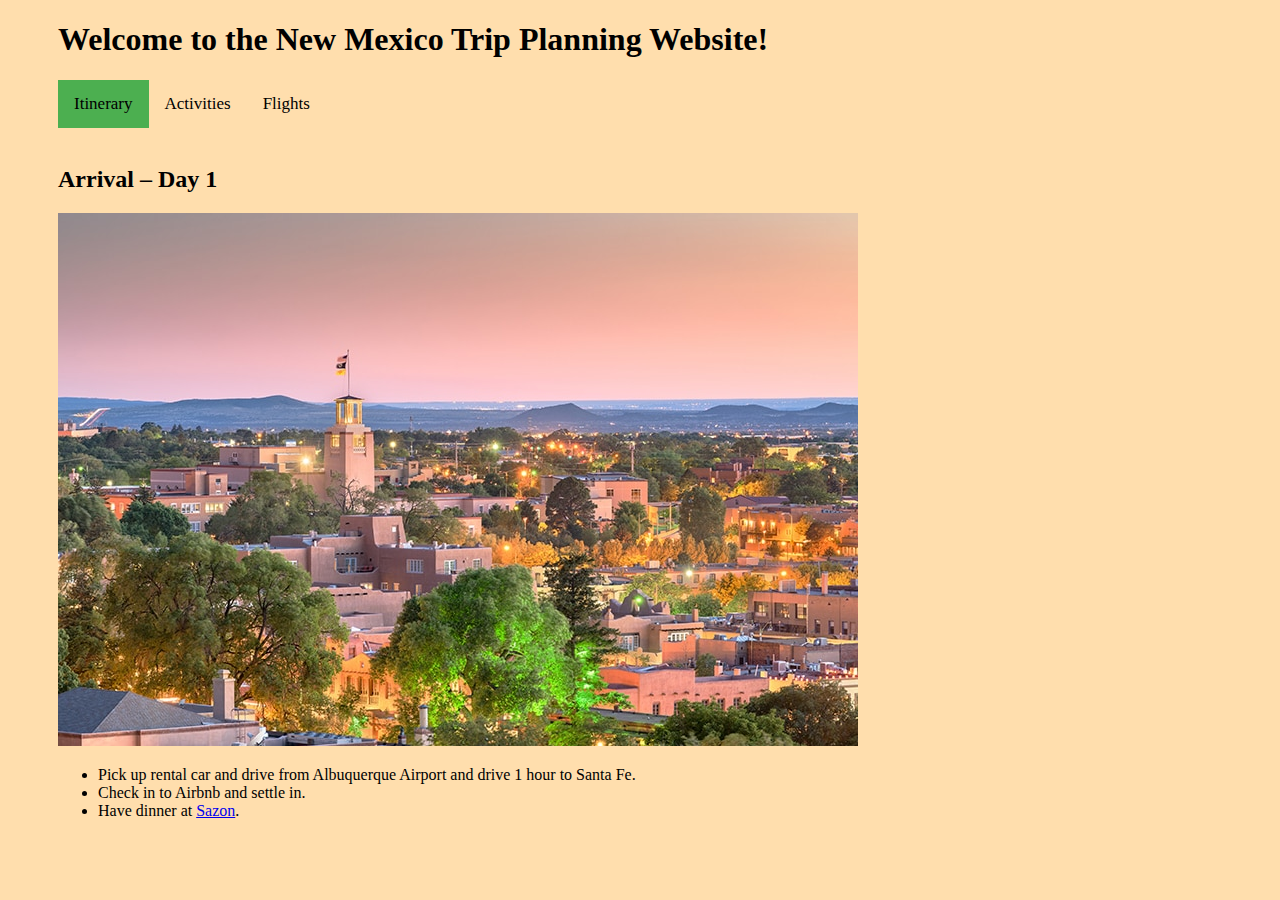
<file: index.html>
<!DOCTYPE html>
<html>
	<head>
		<meta charset="utf-8">

		<!-- Bootstrap CSS -->
		<link href="https://cdn.jsdelivr.net/npm/bootstrap@5.0.0-beta3/dist/css/bootstrap.min.css" rel="stylesheet" integrity="sha384-eOJMYsd53ii+scO/bJGFsiCZc+5NDVN2yr8+0RDqr0Ql0h+rP48ckxlpbzKgwra6" crossorigin="anonymous">
		<link rel="stylesheet" href="mystyle.css">
		<title>New Mexico Trip Planning</title>

	</head>
	<body>

		<h1>Welcome to the New Mexico Trip Planning Website!</h1>
		<div class="topnav">
			<a class="active"href="index.html">Itinerary</a>
			<a href="activities.html">Activities</a></li>
			<a href="flights.html">Flights</a></li>
		</div>
		<br>
		<p class="tab"><h2>Arrival – Day 1 </h2></p> 
	    <img src="pics/Santa_Fe.jpeg" class="img-fluid" alt="Picture of Santa Fe" />
		<br>
		<ul>
			<li>Pick up rental car and drive from Albuquerque Airport and drive 1 hour to Santa Fe.</li>
			<li>Check in to Airbnb and settle in. </li>
			<li>Have dinner at <a href="https://sazonsantafe.com/">Sazon</a>.</li>
		</ul>
	</body>
</html>
</file>
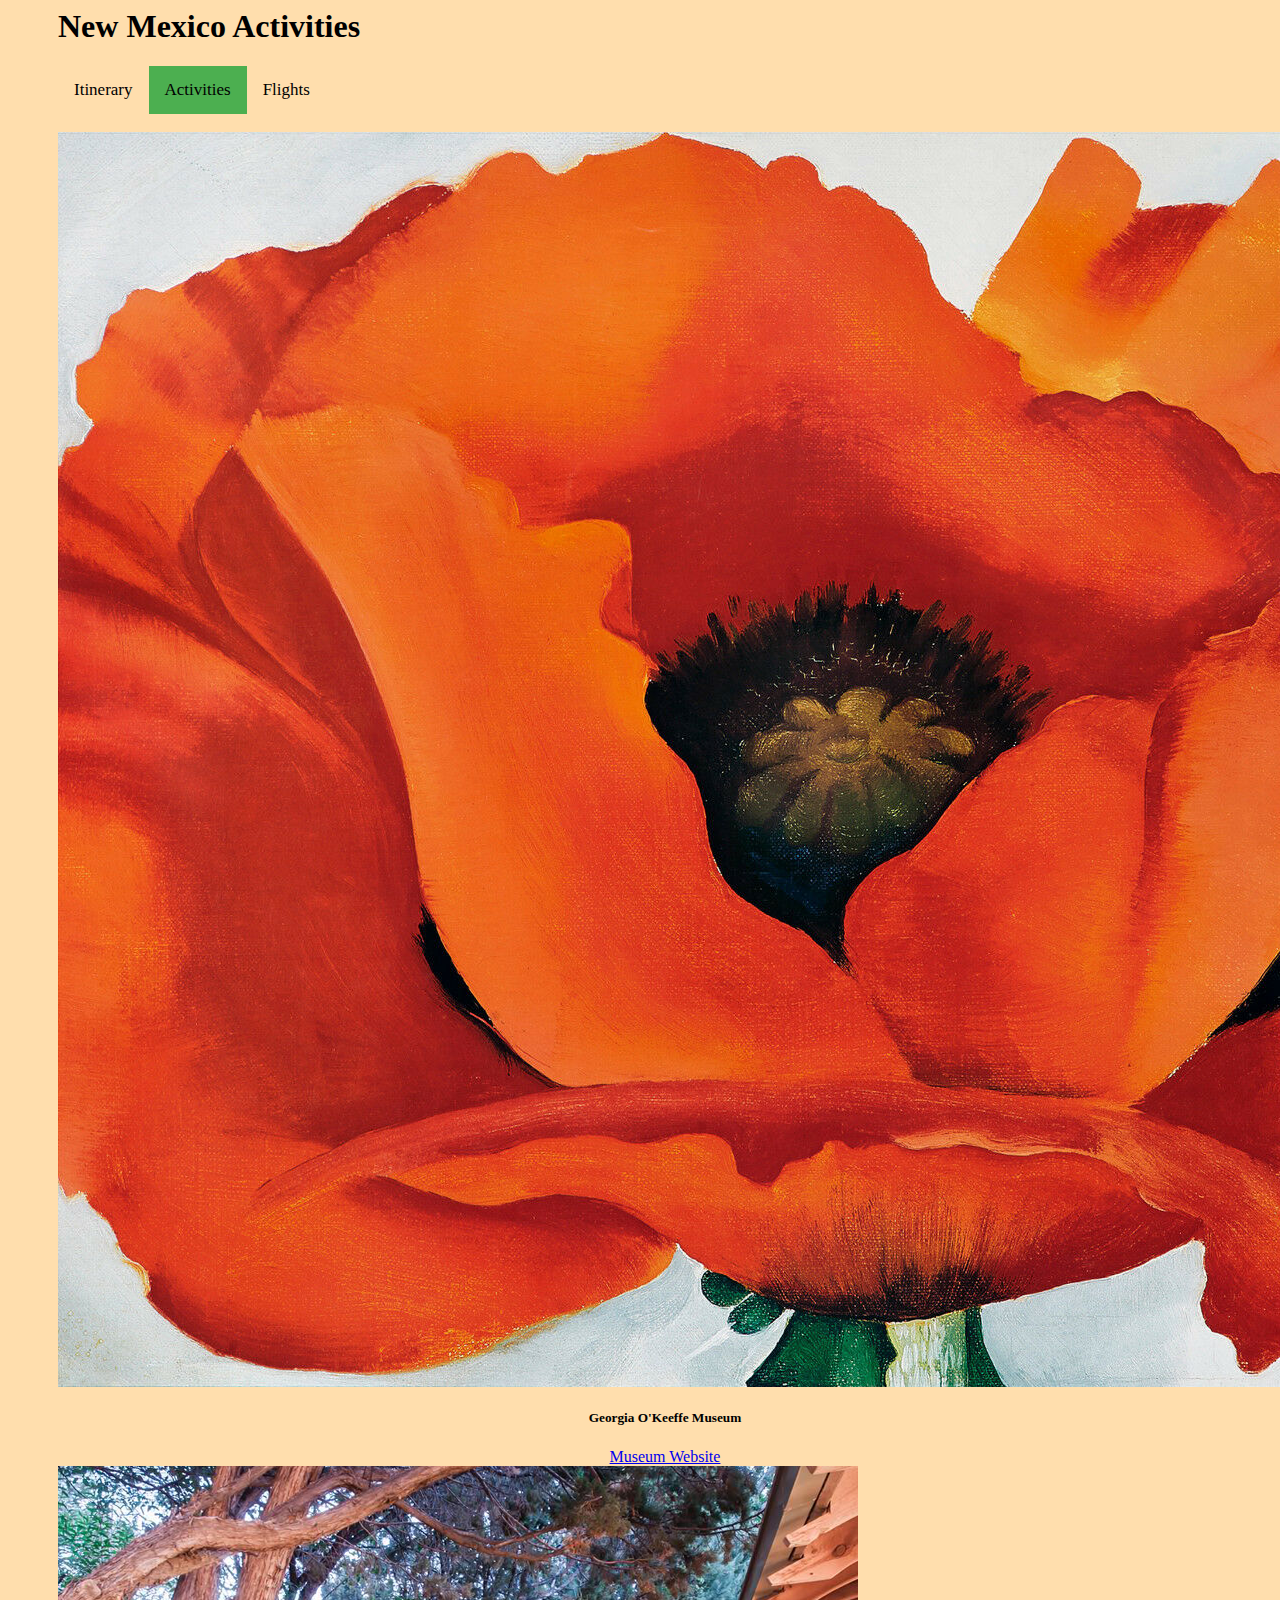
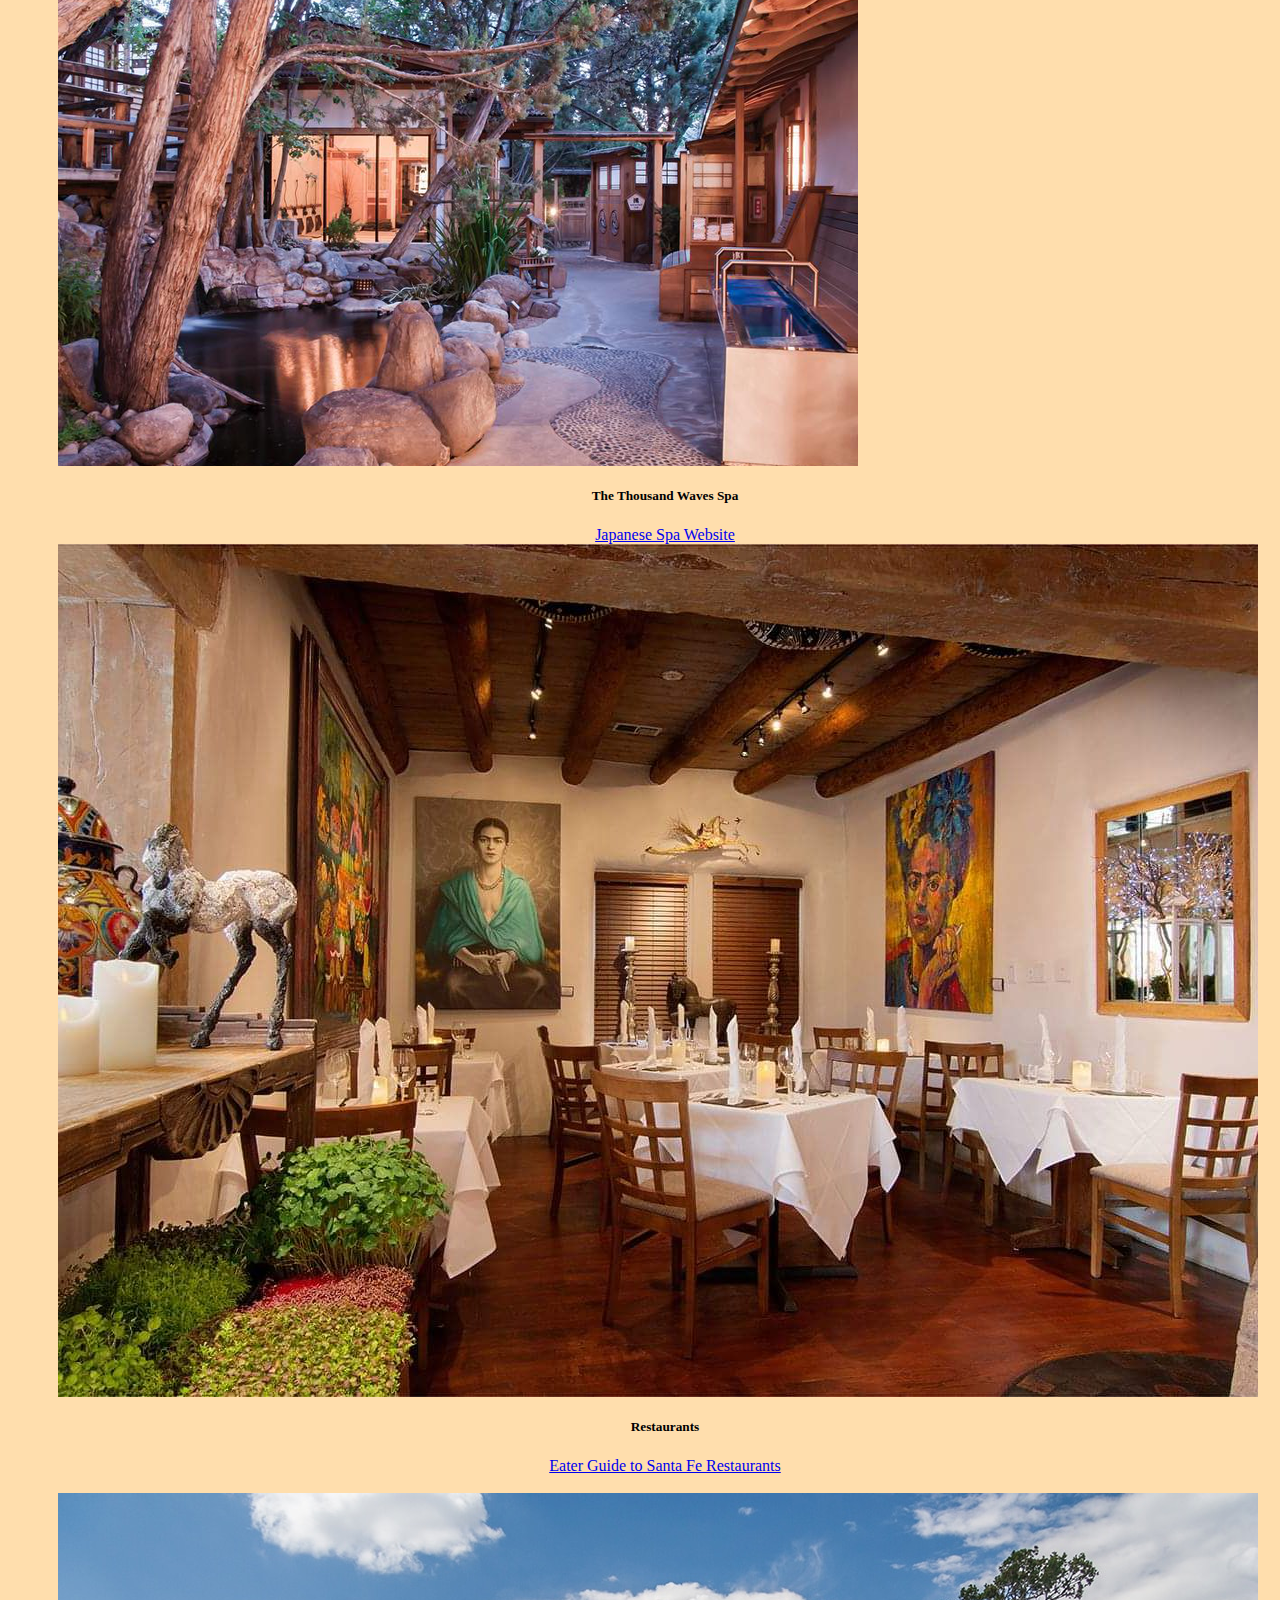
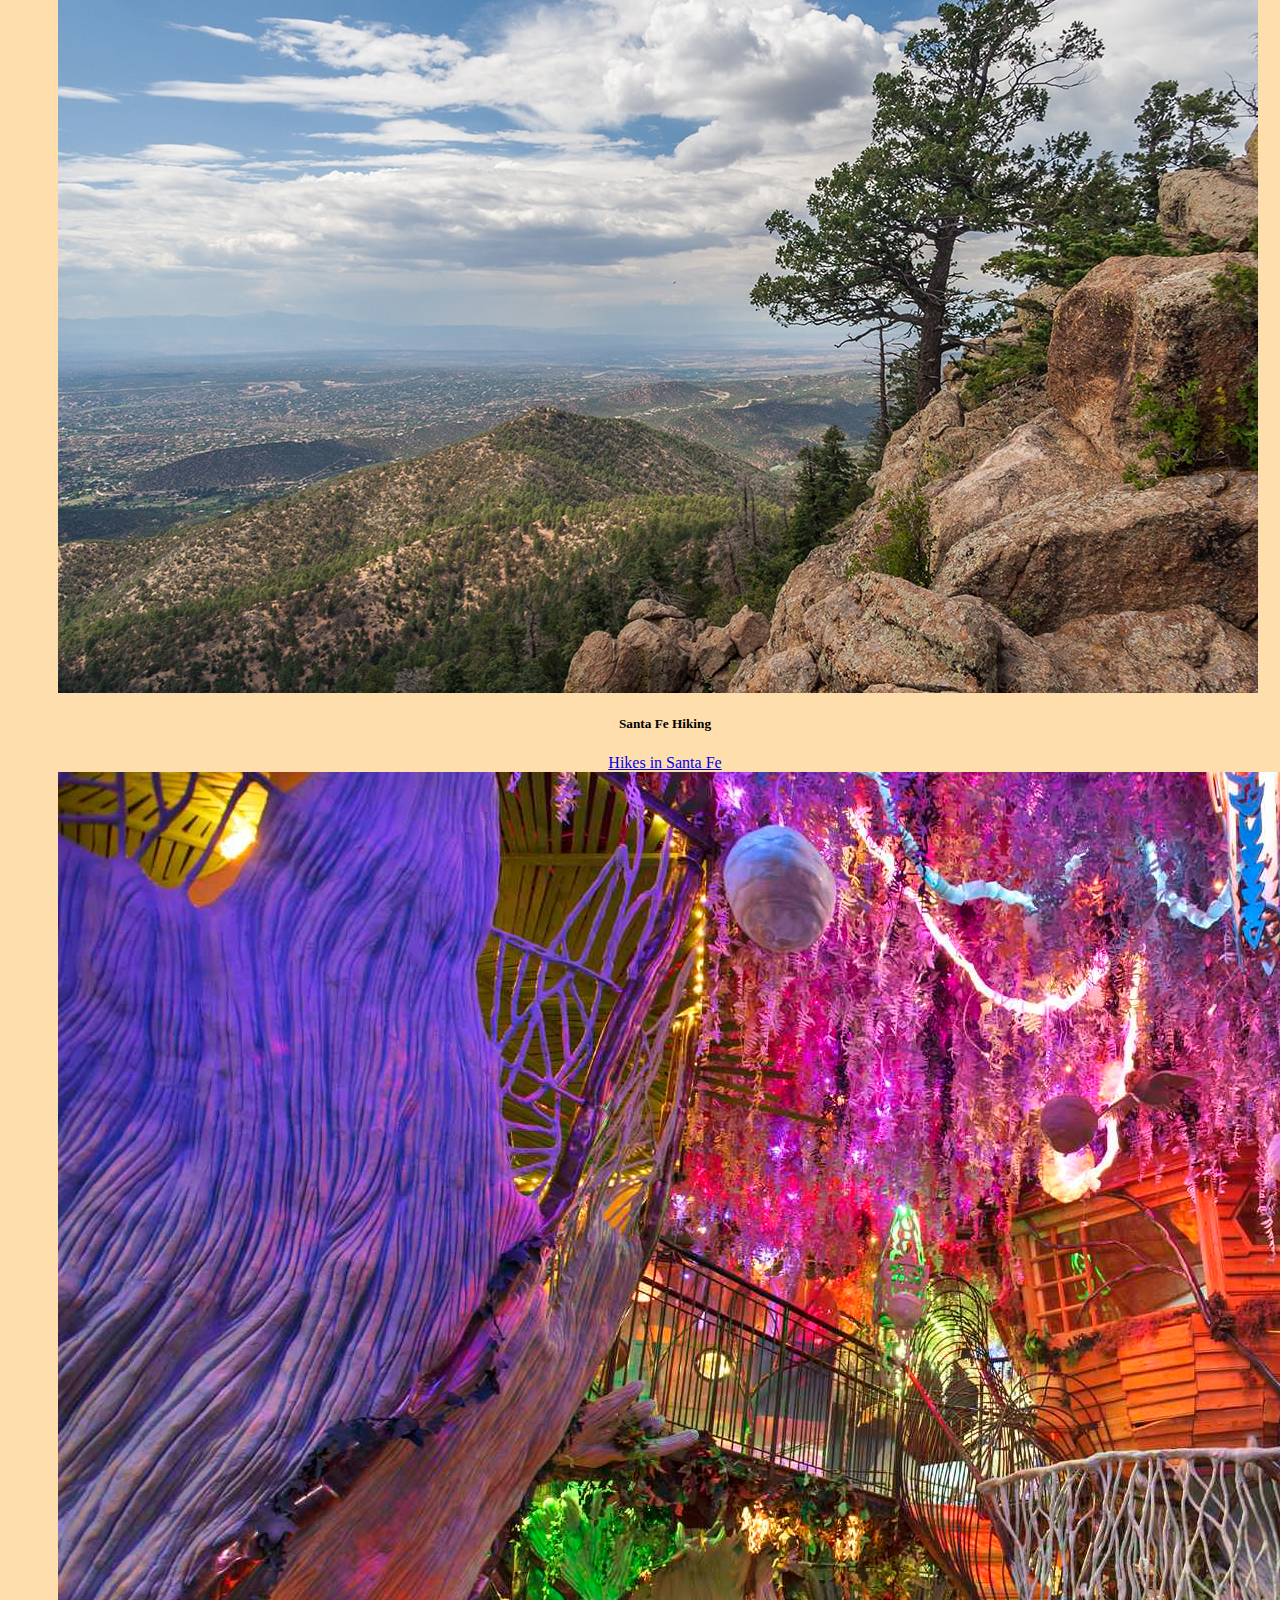
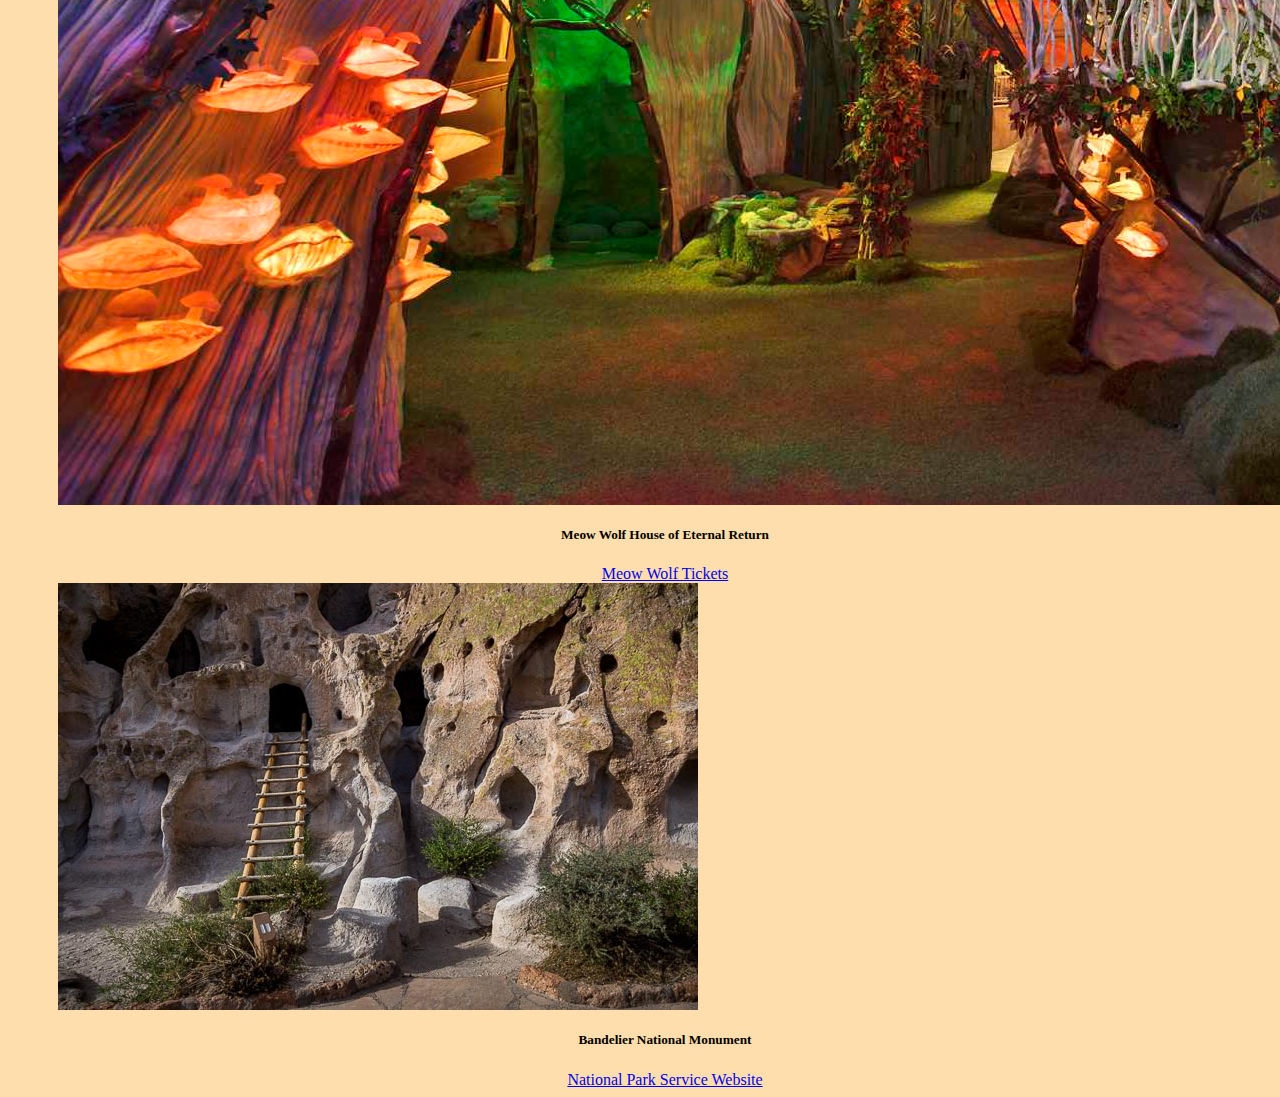
<file: activities.html>
<html>
	<head>
		<meta charset="utf-8">

		<!-- Bootstrap CSS -->
		<link href="https://cdn.jsdelivr.net/npm/bootstrap@5.0.0-beta3/dist/css/bootstrap.min.css" rel="stylesheet" integrity="sha384-eOJMYsd53ii+scO/bJGFsiCZc+5NDVN2yr8+0RDqr0Ql0h+rP48ckxlpbzKgwra6" crossorigin="anonymous">
		<link rel="stylesheet" href="mystyle.css">
		<title>New Mexico Activities</title>	
			
	</head>
	<body>
		<!-- Option 1: Bootstrap Bundle with Popper -->
		<script src="https://cdn.jsdelivr.net/npm/bootstrap@5.0.0-beta3/dist/js/bootstrap.bundle.min.js" integrity="sha384-JEW9xMcG8R+pH31jmWH6WWP0WintQrMb4s7ZOdauHnUtxwoG2vI5DkLtS3qm9Ekf" crossorigin="anonymous"></script>
		
		<h1>New Mexico Activities</h1>
		
		<div class="topnav">
			<a href="index.html">Itinerary</a>
			<a class="active" href="activities.html">Activities</a></li>
			<a href="flights.html">Flights</a></li>
		</div>
		<br>

		<div class="row">
			<div class="col-lg-4 d-flex align-items-stretch"> <!--Found this really helpful card alignment on stackoverflow -->
				<div class="card">
					<a href="https://www.okeeffemuseum.org/">
						<img src="pics/OKeeffe_Painting.jpg" class="img-fluid" alt="Georgia O'Keeffe Museum">
					</a>
					<div class="card-body">
						<center><h5 class="card-title">Georgia O'Keeffe Museum</h5></center>
						<center><a href="https://www.okeeffemuseum.org/" class="btn btn-primary">Museum Website</a></center>
					</div>	
				</div>
			</div>

			<div class="col-lg-4 d-flex align-items-stretch"> 
				<div class="card">
					<a href="https://tenthousandwaves.com/">
						<img src="pics/spa.png" class="img-fluid" alt="Spa Atmosphere" />
					</a>
					<div class="card-body">
						<center><h5 class="card-title">The Thousand Waves Spa</h5></center>
						<center> <a href="https://tenthousandwaves.com/" class="btn btn-primary">Japanese Spa Website</a></center>
					</div>	
				</div>
			</div>


			<div class="col-lg-4 d-flex align-items-stretch"> <!--Found this really helpful card alignment on stackoverflow -->
				<div class="card">
					<a href="https://www.eater.com/maps/best-restaurants-santa-fe-new-mexico">
						<img src="pics/restaurants.jpg" class="img-fluid" alt="Picture of Restaurants" />
					</a>
					<div class="card-body">
						<center><h5 class="card-title">Restaurants</h5></center>
						<center><a href="https://www.eater.com/maps/best-restaurants-santa-fe-new-mexico" class="btn btn-primary">Eater Guide to Santa Fe Restaurants</a></center>
					</div>	
				</div>
			</div>
		</div>
		<br>
		
		<div class="row">
			<div class="col-lg-4 d-flex align-items-stretch"> <!--Found this really helpful card alignment on stackoverflow -->
				<div class="card">
					<a href="https://www.outdoorproject.com/travel/six-must-do-hikes-around-santa-fe-taos-new-mexico">
						<img src="pics/hiking.jpeg" class="img-fluid" alt="Picture of Santa Fe" />
					</a>
					<div class="card-body">
						<center><h5 class="card-title">Santa Fe Hiking</h5></center>
						<center><a href="https://www.outdoorproject.com/travel/six-must-do-hikes-around-santa-fe-taos-new-mexico" class="btn btn-primary">Hikes in Santa Fe</a></center>
					</div>	
				</div>
			</div>

			<div class="col-lg-4 d-flex align-items-stretch"> <!--Found this really helpful card alignment on stackoverflow -->
				<div class="card">
					<a href="https://meowwolf.com/">
						<img src="pics/meow.jpg" class="img-fluid" alt="Meow Wolf Experience" />
					</a>
					<div class="card-body">
						<center><h5 class="card-title">Meow Wolf House of Eternal Return</h5></center>
						<center><a href="https://meowwolf.com/" class="btn btn-primary">Meow Wolf Tickets</a></center>
					</div>	
				</div>
			</div>

			<div class="col-lg-4 d-flex align-items-stretch"> <!--Found this really helpful card alignment on stackoverflow -->
				<div class="card">
					<a href="https://www.nps.gov/band/index.htm">
						<img src="pics/Bandelier.jpg" class="img-fluid" alt="Bandelier National Monument" />
					</a>
					<div class="card-body">
						<center><h5 class="card-title">Bandelier National Monument</h5></center>
						<center><a href="https://www.nps.gov/band/index.htm" class="btn btn-primary">National Park Service Website</a></center>
					</div>	
				</div>
			</div>
	</div>
	  
    </body>
</html>
</file>
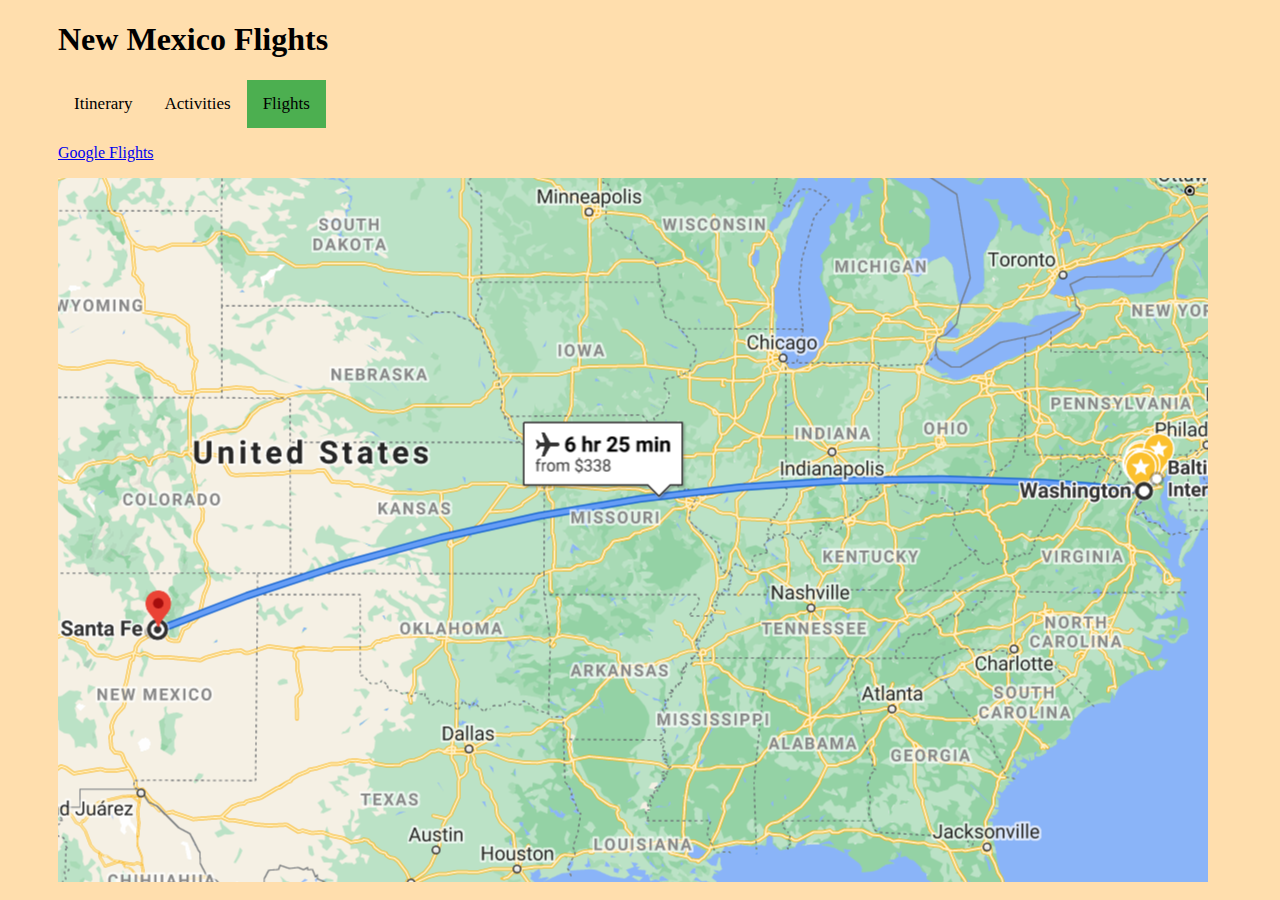
<file: flights.html>
<!DOCTYPE html>
<html>
	<head>
		<meta charset="utf-8">

		<!-- Bootstrap CSS -->
		<link href="https://cdn.jsdelivr.net/npm/bootstrap@5.0.0-beta3/dist/css/bootstrap.min.css" rel="stylesheet" integrity="sha384-eOJMYsd53ii+scO/bJGFsiCZc+5NDVN2yr8+0RDqr0Ql0h+rP48ckxlpbzKgwra6" crossorigin="anonymous">
		<link rel="stylesheet" href="mystyle.css">
		<title>New Mexico Flights</title>

	</head>
	<body>
		<h1>New Mexico Flights</h1>

		<div class="topnav">
			<a href="index.html">Itinerary</a>
			<a href="activities.html">Activities</a></li>
			<a class="active" href="flights.html">Flights</a></li>
		</div>
		
		<p><a href="https://www.google.com/travel/flights/search?tfs=CBwQAhooagwIAhIIL20vMHJoNmsSCjIwMjEtMDYtMDVyDAgDEggvbS8wZjI1eRooagwIAxIIL20vMGYyNXkSCjIwMjEtMDYtMTJyDAgCEggvbS8wcmg2a3ABggELCP___________wFAAUgBmAEBagQQARgA">Google Flights</a></p>
		<img src="pics/flight.PNG" class="img-fluid" alt="DC to Santa Fe" />
	</body>
</html>
</file>
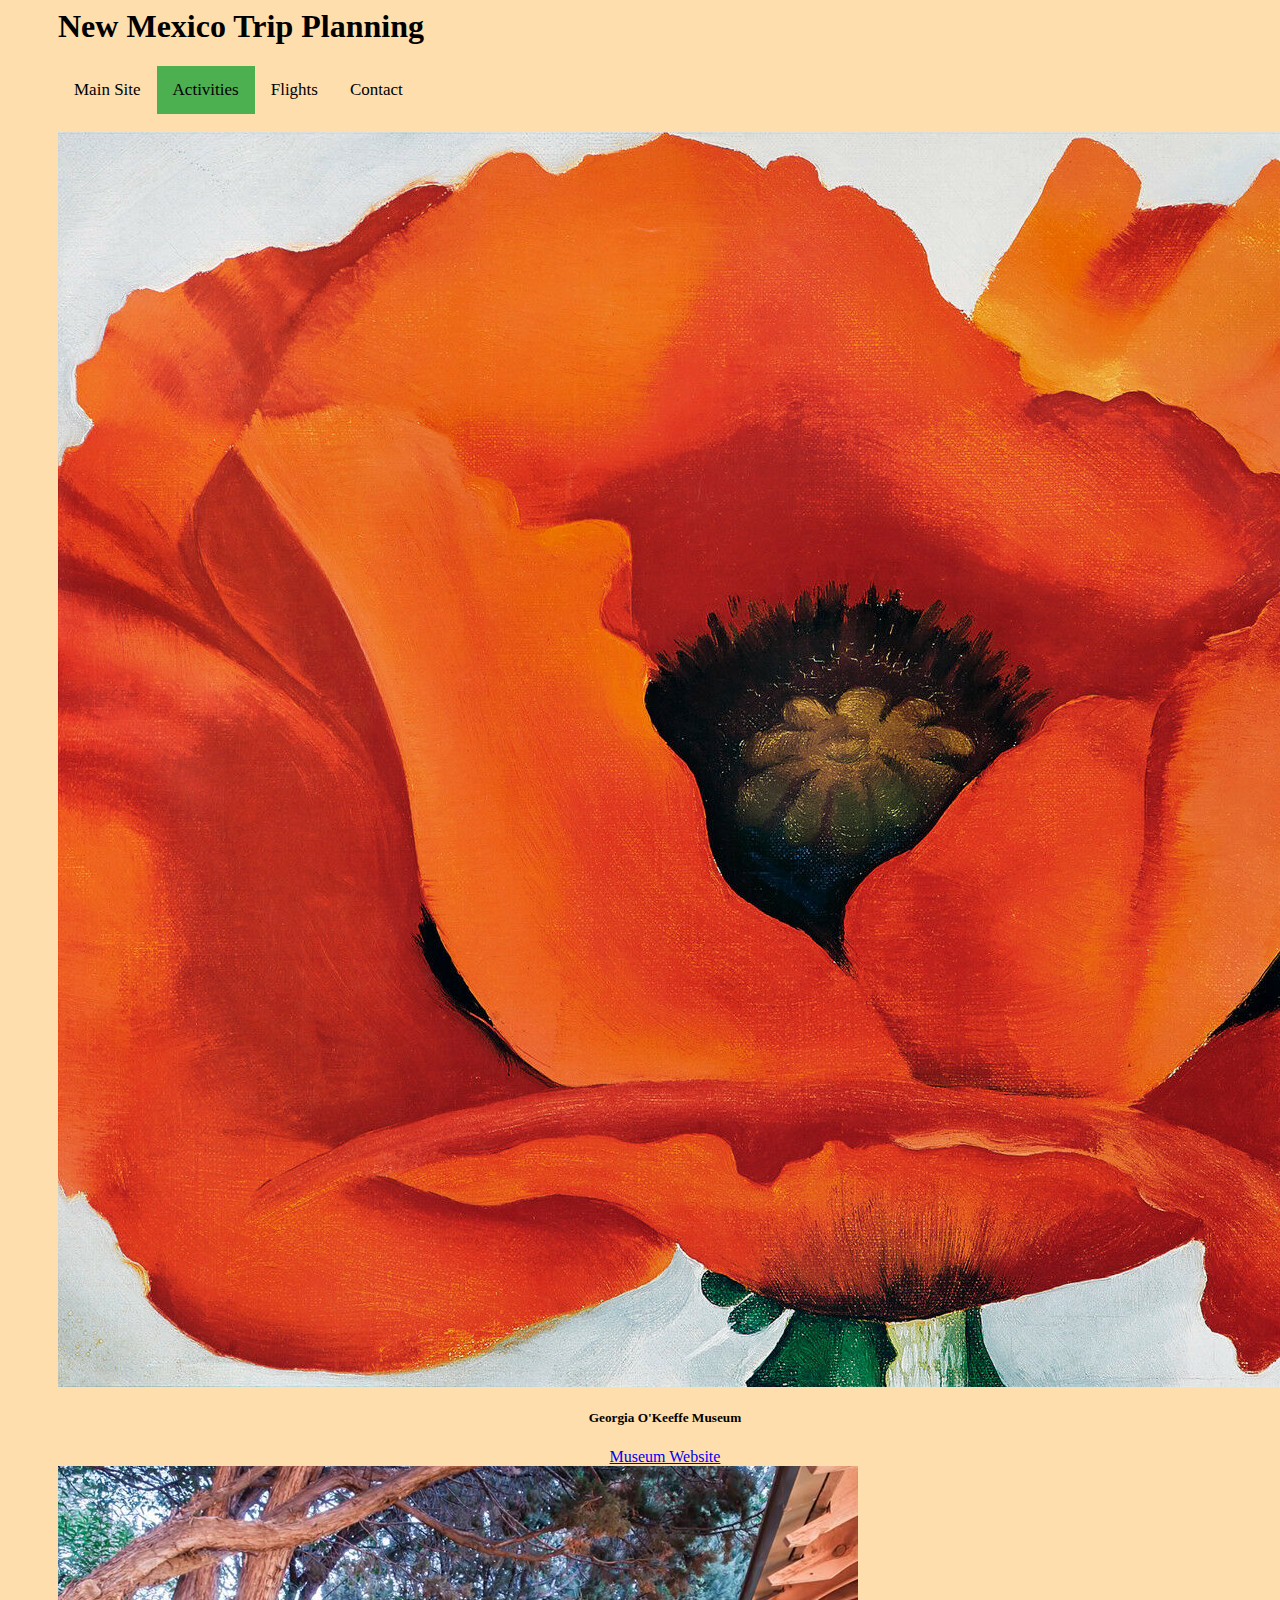
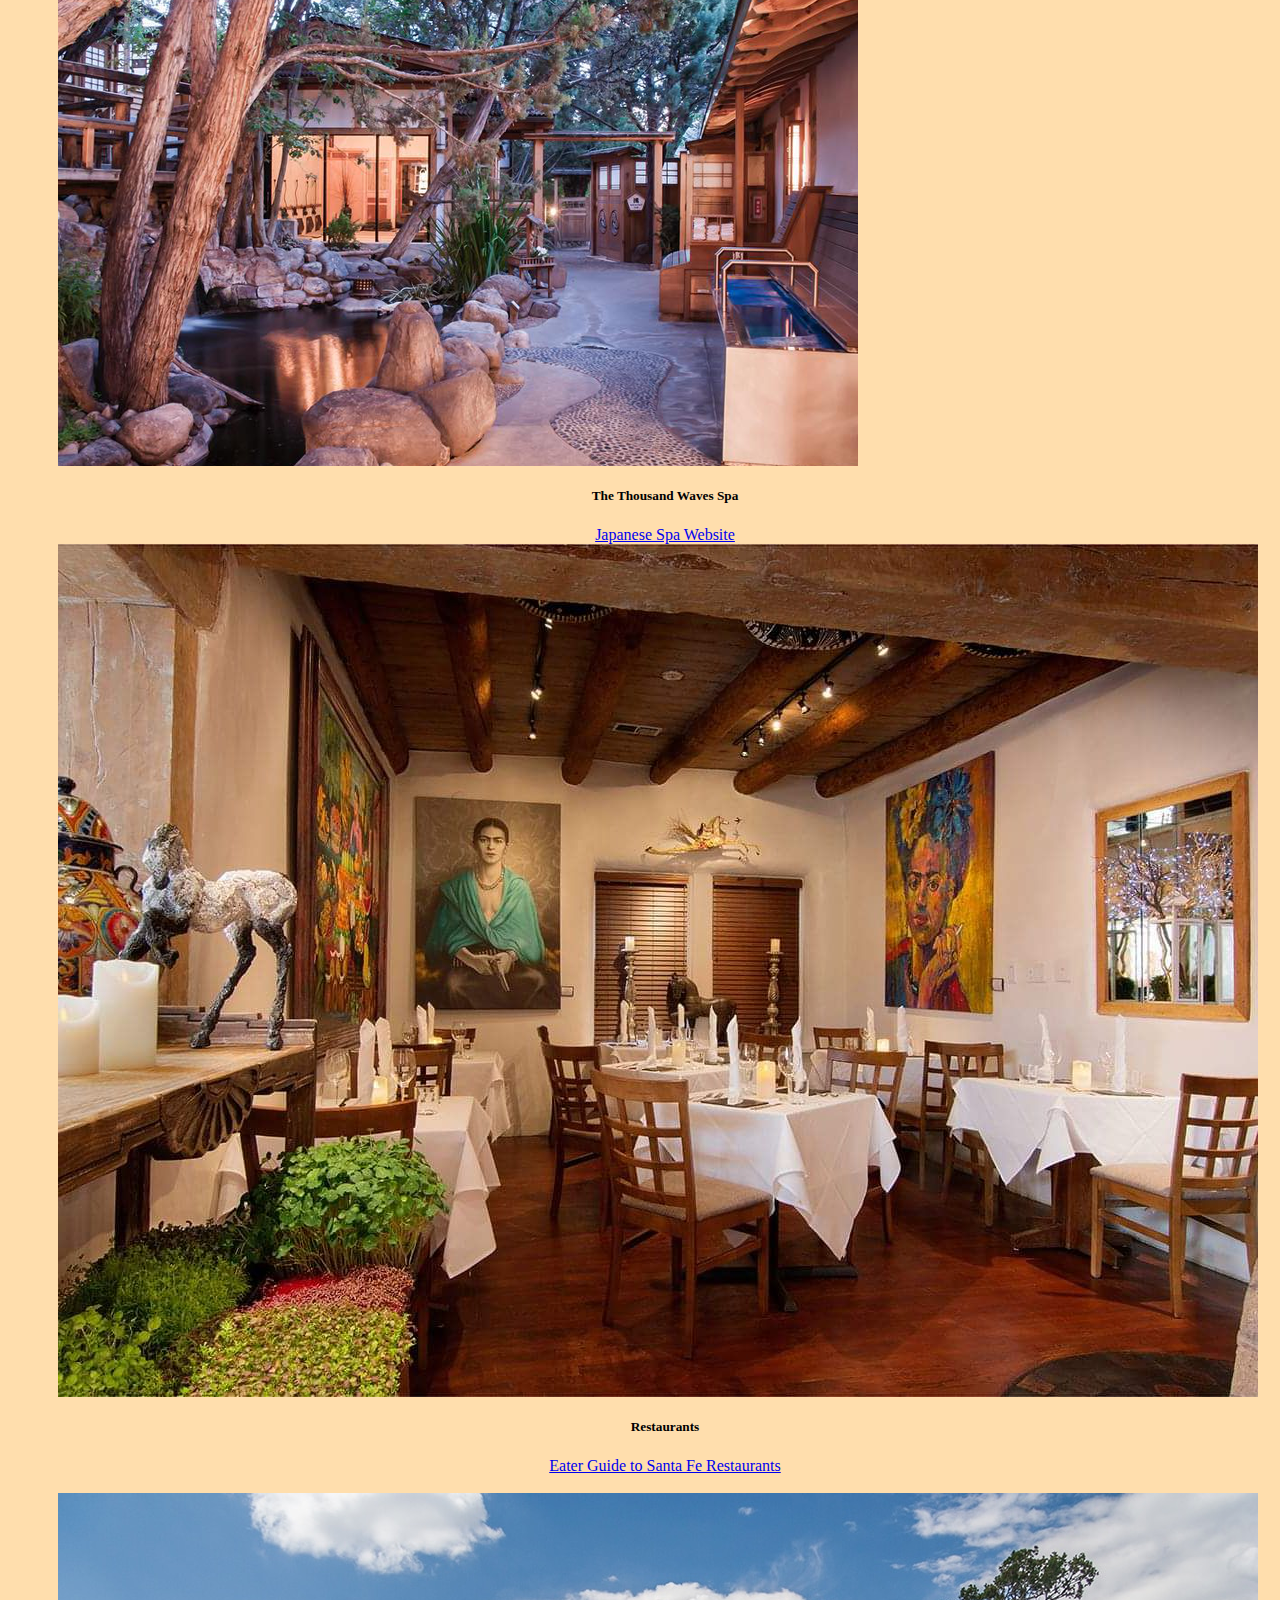
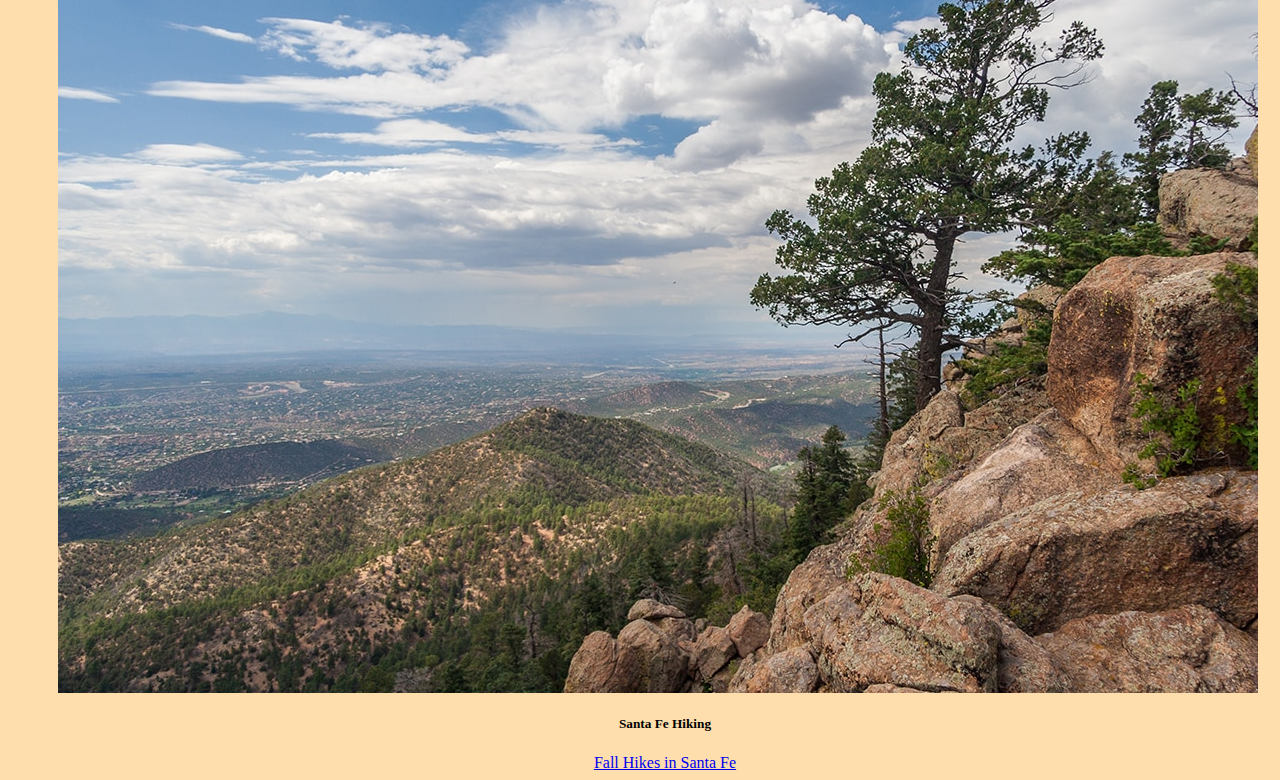
<file: test.html>
<html>
	<head>
		<meta charset="utf-8">

		<!-- Bootstrap CSS -->
		<link href="https://cdn.jsdelivr.net/npm/bootstrap@5.0.0-beta3/dist/css/bootstrap.min.css" rel="stylesheet" integrity="sha384-eOJMYsd53ii+scO/bJGFsiCZc+5NDVN2yr8+0RDqr0Ql0h+rP48ckxlpbzKgwra6" crossorigin="anonymous">
		<link rel="stylesheet" href="mystyle.css">

		<title>Jim's Site</title>
		<h1>New Mexico Trip Planning</h1>
		
		<div class="topnav">
			<a href="index.html">Main Site</a>
			<a class="active" href="activities.html">Activities</a></li>
			<a href="flights.html">Flights</a></li>
			<a href="contact.html">Contact</a></li>
		</div>
		  

		
	</head>
	<body>
		<!-- Option 1: Bootstrap Bundle with Popper -->
		<script src="https://cdn.jsdelivr.net/npm/bootstrap@5.0.0-beta3/dist/js/bootstrap.bundle.min.js" integrity="sha384-JEW9xMcG8R+pH31jmWH6WWP0WintQrMb4s7ZOdauHnUtxwoG2vI5DkLtS3qm9Ekf" crossorigin="anonymous"></script>
		
		<br>

		<div class="row">
			<div class="col-lg-4 d-flex align-items-stretch"> <!--Found this really helpful card alignment on stackoverflow -->
				<div class="card">
					<a href="https://www.okeeffemuseum.org/">
						<img src="pics/OKeeffe_Painting.jpg" class="img-fluid" alt="Georgia O'Keeffe Museum">
					</a>
					<div class="card-body">
						<center><h5 class="card-title">Georgia O'Keeffe Museum</h5></center>
						<center><a href="https://www.okeeffemuseum.org/" class="btn btn-primary">Museum Website</a></center>
					</div>	
				</div>
			</div>

			<div class="col-lg-4 d-flex align-items-stretch"> 
				<div class="card">
					<a href="https://tenthousandwaves.com/">
						<img src="pics/spa.png" class="img-fluid" alt="Spa Atmosphere" />
					</a>
					<div class="card-body">
						<center><h5 class="card-title">The Thousand Waves Spa</h5></center>
						<center> <a href="https://tenthousandwaves.com/" class="btn btn-primary">Japanese Spa Website</a></center>
					</div>	
				</div>
			</div>


			<div class="col-lg-4 d-flex align-items-stretch"> <!--Found this really helpful card alignment on stackoverflow -->
				<div class="card">
					<a href="https://www.eater.com/maps/best-restaurants-santa-fe-new-mexico">
						<img src="pics/restaurants.jpg" class="img-fluid" alt="Picture of Restaurants" />
					</a>
					<div class="card-body">
						<center><h5 class="card-title">Restaurants</h5></center>
						<center><a href="https://www.eater.com/maps/best-restaurants-santa-fe-new-mexico" class="btn btn-primary">Eater Guide to Santa Fe Restaurants</a></center>
					</div>	
				</div>
			</div>
		</div>
		<br>
		
		<div class="row">
			<div class="col-lg-4 d-flex align-items-stretch"> <!--Found this really helpful card alignment on stackoverflow -->
				<div class="card">
					<a href="https://santafe.com/favorite-fall-hikes/">
						<img src="pics/hiking.jpeg" class="img-fluid" alt="Picture of Santa Fe" />
					</a>
					<div class="card-body">
						<center><h5 class="card-title">Santa Fe Hiking</h5></center>
						<center><a href="https://santafe.com/favorite-fall-hikes/" class="btn btn-primary">Fall Hikes in Santa Fe</a></center>
					</div>	
				</div>
			</div>
	</div>
	  
    </body>
</html>
</file>
<file: mystyle.css>
body {
    background-color: navajowhite;
    padding-left: 50px;
}
.topnav {
    background-color: navajowhite;
    overflow: hidden;
}
p.tab { margin-left: 40px; }

    /* Style the links inside the navigation bar */
.topnav a {
    float: left;
    color: black;
    text-align: center;
    padding: 14px 16px;
    text-decoration: none;
    font-size: 17px;
}

    /* Change the color of links on hover */
.topnav a:hover {
    background-color: #4CAF50;
    color: black;
}

    /* Add a color to the active/current link */
.topnav a.active {
    background-color: #4CAF50;
    color: black;
}
</file>
